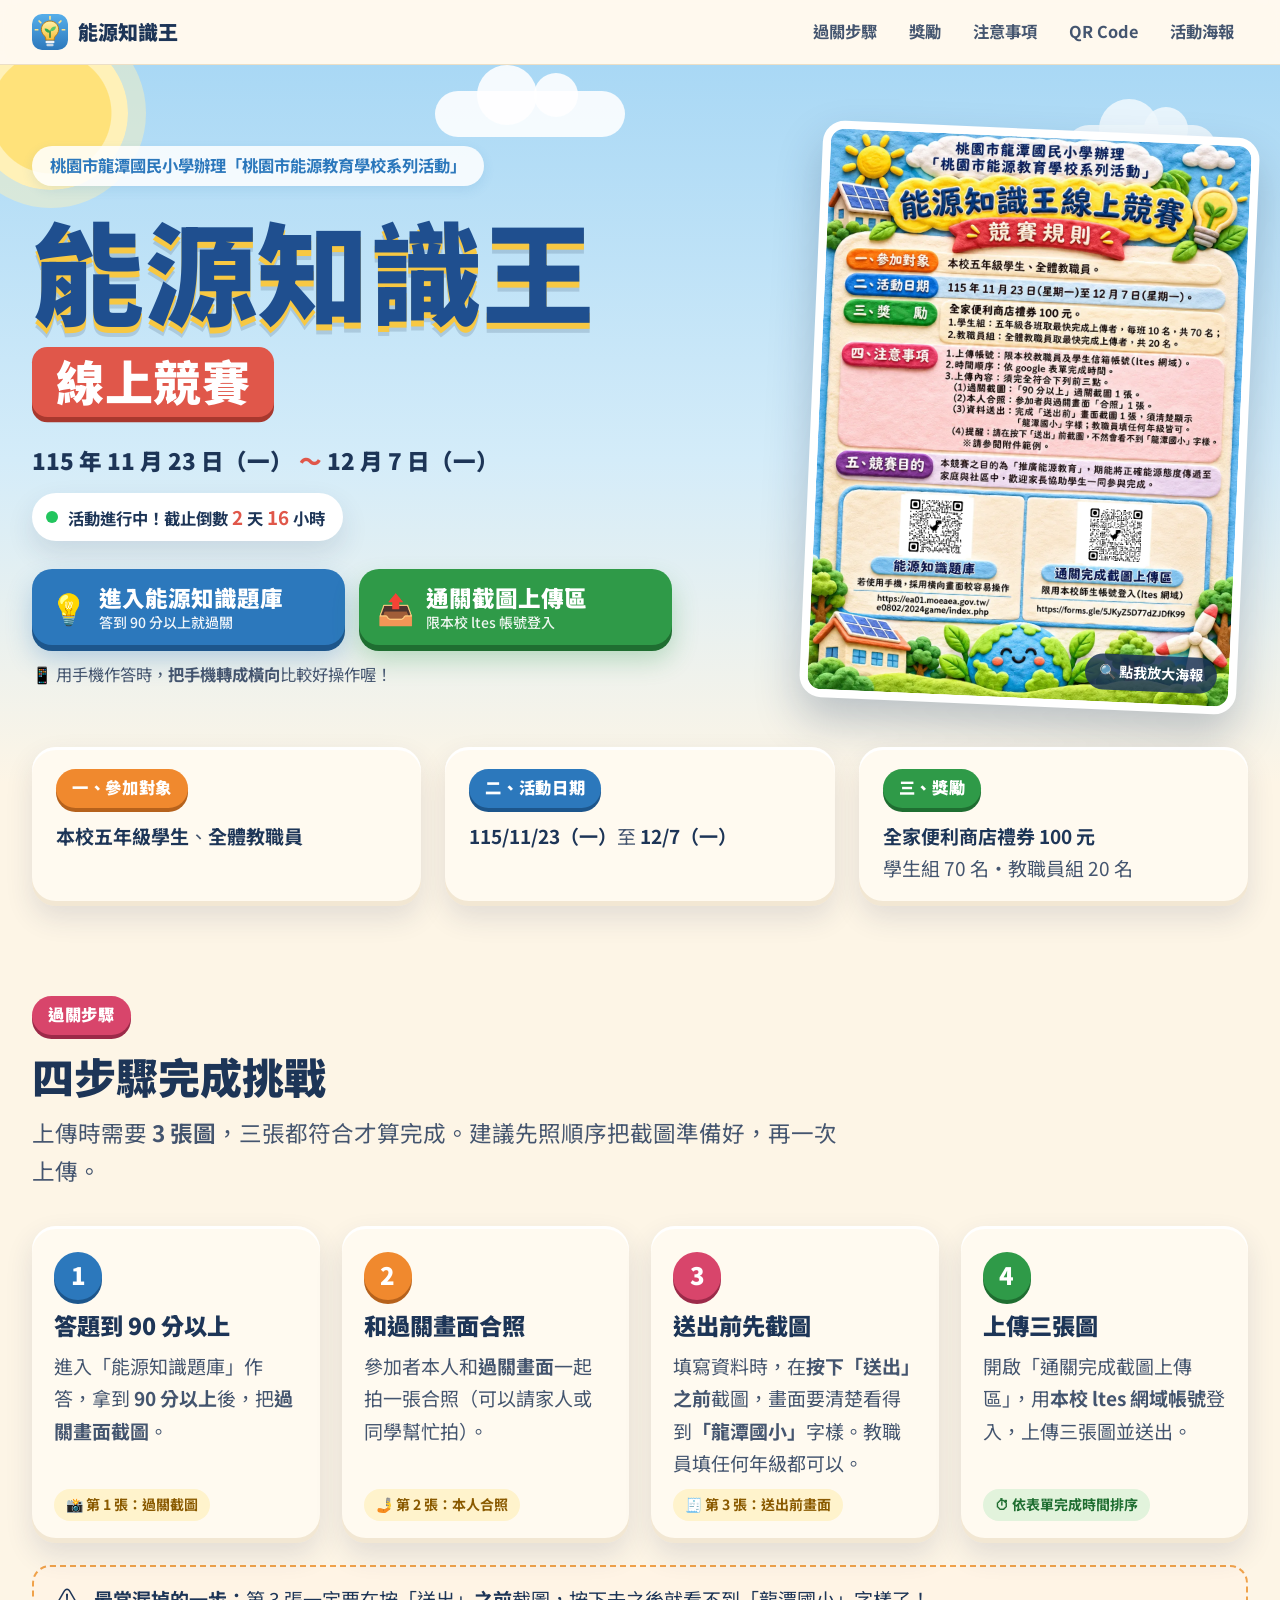
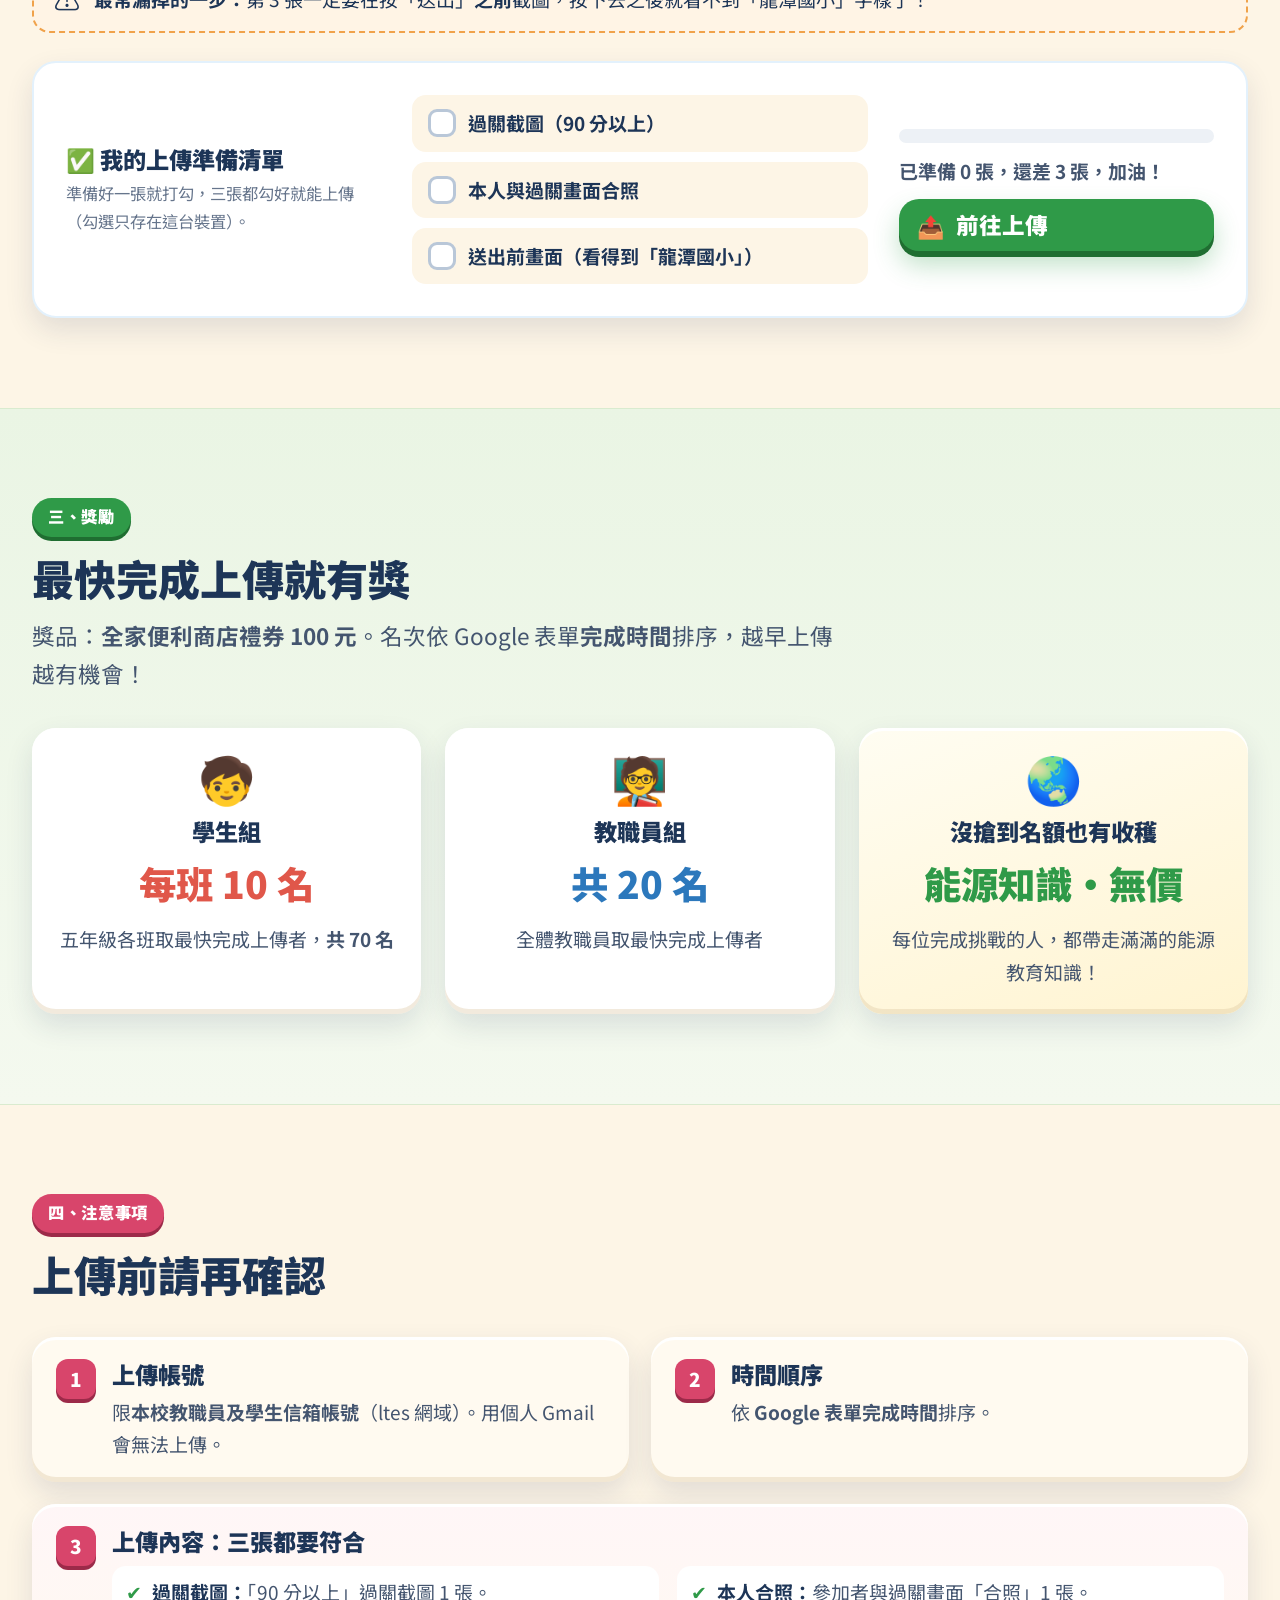
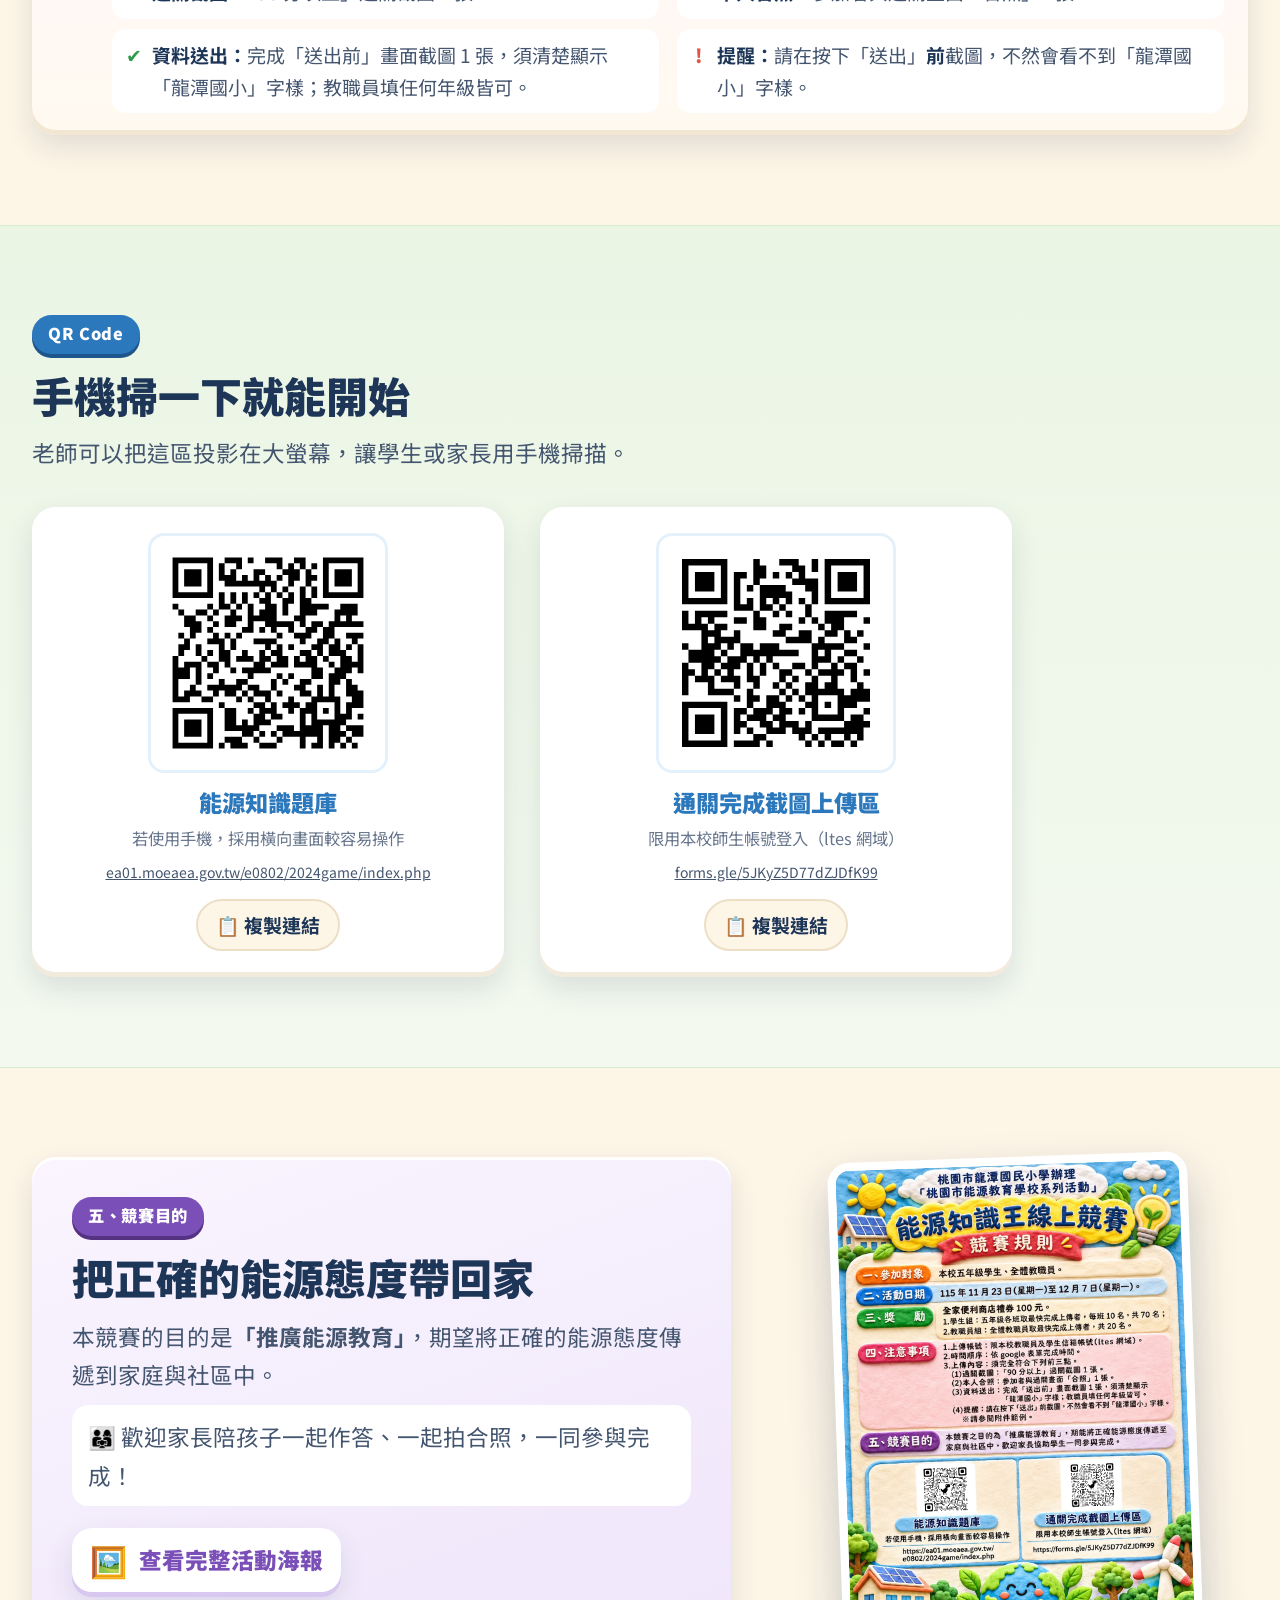
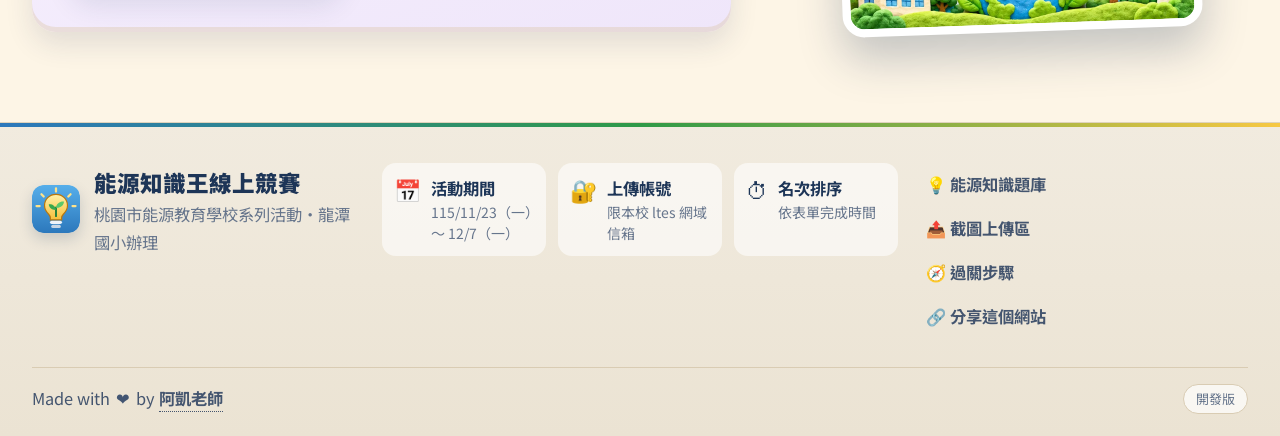
<file: index.html>
<!DOCTYPE html>
<html lang="zh-Hant-TW">
<head>
  <meta charset="UTF-8">
  <!-- 🛡️ App 內建瀏覽器防護：上傳表單要用學校 Google 帳號登入，Google 禁止在 LINE／FB 內建瀏覽器登入（403 disallowed_useragent） -->
  <!-- LINE → 自動帶 openExternalBrowser=1 跳系統瀏覽器；FB/IG/Messenger → Android 自動叫出 Chrome（只試一次）並顯示可關閉的引導；iPhone 只顯示引導 -->
  <script>
    (function () {
      var ua = navigator.userAgent || "";
      var isLine = /\bLine\//i.test(ua);
      var isOtherInApp = /FBAN|FBAV|FB_IAB|Instagram|Messenger|MicroMessenger|KAKAOTALK/i.test(ua);
      var isAndroid = /Android/i.test(ua);

      if (isLine && location.search.indexOf("openExternalBrowser=1") === -1) {
        var sep = location.search ? "&" : "?";
        location.replace(location.href.split("#")[0] + sep + "openExternalBrowser=1" + location.hash);
        return;
      }
      if (!isOtherInApp && !isLine) return;

      var chromeIntent = "";
      if (isAndroid) {
        var fallback = location.href.split("#")[0]
          + (location.search ? "&" : "?") + "iabEscape=1" + location.hash;
        chromeIntent = "intent://" + location.host + location.pathname + location.search + location.hash
          + "#Intent;scheme=" + location.protocol.replace(":", "")
          + ";package=com.android.chrome"
          + ";S.browser_fallback_url=" + encodeURIComponent(fallback) + ";end";
      }
      var autoJump = false;
      if (chromeIntent) {
        autoJump = location.search.indexOf("iabEscape=1") === -1;
        try { autoJump = autoJump && sessionStorage.getItem("iabEscapeTried") !== "1"; } catch (e) { /* 部分 App 不允許 */ }
      }

      document.addEventListener("DOMContentLoaded", function () {
        var d = document.createElement("div");
        d.id = "inapp-browser-guide";
        d.style.cssText = "position:fixed;inset:0;z-index:99999;background:rgba(15,23,42,.94);color:#fff;display:flex;align-items:center;justify-content:center;padding:24px;font-family:system-ui,'Microsoft JhengHei',sans-serif;";
        var chromeBtn = chromeIntent
          ? '<a id="inapp-open-chrome" href="' + chromeIntent.replace(/"/g, "&quot;") + '" style="display:block;margin:22px 0 4px;padding:14px 18px;border-radius:999px;background:#22c55e;color:#052e16;font-size:17px;font-weight:800;text-decoration:none;">用 Chrome 開啟</a>'
            + '<p style="font-size:13px;color:#94a3b8;margin:8px 0 18px;">按了沒反應，再照下面的方法</p>'
          : "";
        d.innerHTML = '<div style="max-width:420px;width:100%;box-sizing:border-box;text-align:center;background:#1e293b;border-radius:16px;padding:32px 26px;">'
          + '<div style="font-size:52px;">🌐</div>'
          + '<h4 style="font-weight:800;margin:14px 0 10px;font-size:20px;">請改用瀏覽器開啟</h4>'
          + '<p style="font-size:15px;line-height:1.8;color:#cbd5e1;margin:0;">您目前在 <b style="color:#fbbf24;">App 內建瀏覽器</b>（LINE／FB 等）中。<b>上傳表單要用學校 Google 帳號登入</b>，Google 禁止在這裡登入。</p>'
          + chromeBtn
          + '<p style="font-size:15px;line-height:1.8;color:#cbd5e1;margin:' + (chromeIntent ? "0" : "14px 0 0") + ';">請點右上／右下角「<b>⋯</b>」→ 選「<b style="color:#4ade80;">用預設瀏覽器開啟</b>」。</p>'
          + '<button type="button" id="inapp-guide-dismiss" onclick="this.parentNode.parentNode.remove()" style="margin-top:18px;background:transparent;border:1px solid #475569;color:#cbd5e1;border-radius:999px;padding:10px 18px;font-size:14px;">先看活動說明，稍後再換</button>'
          + '</div>';
        document.body.appendChild(d);
        if (autoJump) {
          try { sessionStorage.setItem("iabEscapeTried", "1"); } catch (e) { /* 部分 App 不允許 */ }
          setTimeout(function () { location.href = chromeIntent; }, 300);
        }
      });
    })();
  </script>
  <meta name="viewport" content="width=device-width, initial-scale=1, viewport-fit=cover">
  <title>能源知識王線上競賽｜桃園市能源教育學校系列活動</title>
  <meta name="description" content="桃園市龍潭國民小學辦理「能源知識王線上競賽」：115 年 11 月 23 日至 12 月 7 日，五年級學生與全體教職員進入能源知識題庫答到 90 分以上，上傳三張截圖，最快完成者可獲全家便利商店禮券 100 元。">
  <meta name="theme-color" content="#2c78bc">
  <meta name="build-version" content="__BUILD_VERSION__">

  <link rel="icon" href="favicon.ico?v=__BUILD_VERSION__" sizes="32x32">
  <link rel="icon" type="image/svg+xml" href="favicon.svg?v=__BUILD_VERSION__">
  <link rel="apple-touch-icon" href="apple-touch-icon.png?v=__BUILD_VERSION__">
  <link rel="manifest" href="manifest.webmanifest?v=__BUILD_VERSION__">
  <meta name="mobile-web-app-capable" content="yes">
  <meta name="apple-mobile-web-app-capable" content="yes">
  <meta name="apple-mobile-web-app-title" content="能源知識王">
  <meta name="apple-mobile-web-app-status-bar-style" content="default">

  <link rel="canonical" href="https://cagoooo.github.io/energy-knowledge-king/">
  <!-- Open Graph：LINE／Facebook 分享卡片（og:image 一定要絕對網址＋版本號，平台才會重抓新圖） -->
  <meta property="og:type" content="website">
  <meta property="og:site_name" content="能源知識王線上競賽">
  <meta property="og:locale" content="zh_TW">
  <meta property="og:url" content="https://cagoooo.github.io/energy-knowledge-king/">
  <meta property="og:title" content="能源知識王線上競賽｜答到 90 分就來挑戰！">
  <meta property="og:description" content="115/11/23（一）～12/7（一），五年級學生與全體教職員都能參加。答題 90 分以上、上傳三張截圖，最快完成者送全家禮券 100 元！">
  <meta property="og:image" content="https://cagoooo.github.io/energy-knowledge-king/og-image.jpg?v=__BUILD_VERSION__">
  <meta property="og:image:secure_url" content="https://cagoooo.github.io/energy-knowledge-king/og-image.jpg?v=__BUILD_VERSION__">
  <meta property="og:image:type" content="image/jpeg">
  <meta property="og:image:width" content="1200">
  <meta property="og:image:height" content="630">
  <meta property="og:image:alt" content="能源知識王線上競賽：115.11.23～12.7，答題 90 分以上、截圖合照、上傳表單，全家禮券 100 元">
  <meta name="twitter:card" content="summary_large_image">
  <meta name="twitter:title" content="能源知識王線上競賽｜答到 90 分就來挑戰！">
  <meta name="twitter:description" content="115/11/23（一）～12/7（一），答題 90 分以上、上傳三張截圖，最快完成者送全家禮券 100 元！">
  <meta name="twitter:image" content="https://cagoooo.github.io/energy-knowledge-king/og-image.jpg?v=__BUILD_VERSION__">
  <meta name="twitter:image:alt" content="能源知識王線上競賽分享圖">

  <link rel="preconnect" href="https://fonts.googleapis.com">
  <link rel="preconnect" href="https://fonts.gstatic.com" crossorigin>
  <link href="https://fonts.googleapis.com/css2?family=Noto+Sans+TC:wght@500;700;900&display=swap" rel="stylesheet">
  <link rel="stylesheet" href="css/style.css?v=__BUILD_VERSION__">
</head>
<body>
  <a class="skip-link" href="#main">跳到主要內容</a>

  <header class="topbar">
    <div class="wrap topbar__inner">
      <a class="brand" href="#top" aria-label="回到頁首">
        <img src="favicon.svg?v=__BUILD_VERSION__" alt="" width="36" height="36">
        <span>能源知識王</span>
      </a>
      <nav class="topnav" aria-label="頁面導覽">
        <a href="#steps">過關步驟</a>
        <a href="#prize">獎勵</a>
        <a href="#rules">注意事項</a>
        <a href="#qr">QR Code</a>
        <a href="#poster">活動海報</a>
      </nav>
    </div>
  </header>

  <main id="main">
    <!-- 主視覺 -->
    <section class="hero" id="top">
      <div class="sky" aria-hidden="true"><span class="sun"></span><span class="cloud c1"></span><span class="cloud c2"></span></div>
      <div class="wrap hero__grid">
        <div class="hero__text">
          <p class="hero__org">桃園市龍潭國民小學辦理<br class="br-sm">「桃園市能源教育學校系列活動」</p>
          <h1 class="hero__title"><span class="t1">能源知識王</span><span class="t2">線上競賽</span></h1>
          <p class="hero__date"><span>115 年 11 月 23 日（一）</span><span><span class="tilde">～</span> 12 月 7 日（一）</span></p>

          <div class="status" id="status" aria-live="polite">
            <span class="status__dot" aria-hidden="true"></span>
            <span class="status__text" id="statusText">活動期間：115/11/23（一）～ 12/7（一）</span>
          </div>

          <div class="cta">
            <a class="btn btn--quiz" href="https://ea01.moeaea.gov.tw/e0802/2024game/index.php" target="_blank" rel="noopener noreferrer">
              <span class="btn__icon" aria-hidden="true">💡</span>
              <span class="btn__label"><b>進入能源知識題庫</b><small>答到 90 分以上就過關</small></span>
            </a>
            <a class="btn btn--upload js-form-link" href="https://forms.gle/5JKyZ5D77dZJDfK99" target="_blank" rel="noopener noreferrer">
              <span class="btn__icon" aria-hidden="true">📤</span>
              <span class="btn__label"><b>通關截圖上傳區</b><small>限本校 ltes 帳號登入</small></span>
            </a>
          </div>
          <p class="hero__tip"><span aria-hidden="true">📱</span> 用手機作答時，<b>把手機轉成橫向</b>比較好操作喔！</p>
        </div>

        <figure class="hero__poster">
          <button type="button" class="poster-btn js-open-poster" aria-label="放大查看活動海報">
            <img src="assets/poster.webp" alt="能源知識王線上競賽活動海報" width="1086" height="1448" fetchpriority="high">
            <span class="poster-btn__zoom">🔍 點我放大海報</span>
          </button>
        </figure>
      </div>
    </section>

    <!-- 重點三格 -->
    <section class="facts wrap" aria-label="活動重點">
      <article class="fact fact--orange">
        <span class="tag">一、參加對象</span>
        <p><b>本校五年級學生</b>、<b>全體教職員</b></p>
      </article>
      <article class="fact fact--blue">
        <span class="tag">二、活動日期</span>
        <p><b>115/11/23（一）</b>至 <b>12/7（一）</b></p>
      </article>
      <article class="fact fact--green">
        <span class="tag">三、獎勵</span>
        <p><b>全家便利商店禮券 100 元</b><br>學生組 70 名・教職員組 20 名</p>
      </article>
    </section>

    <!-- 過關步驟 -->
    <section class="section wrap" id="steps">
      <div class="section__head">
        <span class="tag tag--pink">過關步驟</span>
        <h2>四步驟完成挑戰</h2>
        <p class="lead">上傳時需要 <b>3 張圖</b>，三張都符合才算完成。建議先照順序把截圖準備好，再一次上傳。</p>
      </div>
      <ol class="steps">
        <li class="step">
          <span class="step__no">1</span>
          <h3>答題到 90 分以上</h3>
          <p>進入「能源知識題庫」作答，拿到 <b>90 分以上</b>後，把<b>過關畫面截圖</b>。</p>
          <span class="step__need">📸 第 1 張：過關截圖</span>
        </li>
        <li class="step">
          <span class="step__no">2</span>
          <h3>和過關畫面合照</h3>
          <p>參加者本人和<b>過關畫面</b>一起拍一張合照（可以請家人或同學幫忙拍）。</p>
          <span class="step__need">🤳 第 2 張：本人合照</span>
        </li>
        <li class="step">
          <span class="step__no">3</span>
          <h3>送出前先截圖</h3>
          <p>填寫資料時，在<b>按下「送出」之前</b>截圖，畫面要清楚看得到<b>「龍潭國小」</b>字樣。教職員填任何年級都可以。</p>
          <span class="step__need">🧾 第 3 張：送出前畫面</span>
        </li>
        <li class="step step--upload">
          <span class="step__no">4</span>
          <h3>上傳三張圖</h3>
          <p>開啟「通關完成截圖上傳區」，用<b>本校 ltes 網域帳號</b>登入，上傳三張圖並送出。</p>
          <span class="step__need">⏱ 依表單完成時間排序</span>
        </li>
      </ol>

      <div class="warn">
        <span class="warn__icon" aria-hidden="true">⚠️</span>
        <p><b>最常漏掉的一步：</b>第 3 張一定要在按「送出」<b>之前</b>截圖，按下去之後就看不到「龍潭國小」字樣了！</p>
      </div>

      <!-- 互動準備清單 -->
      <div class="checklist" id="checklist">
        <div class="checklist__head">
          <h3>✅ 我的上傳準備清單</h3>
          <p>準備好一張就打勾，三張都勾好就能上傳（勾選只存在這台裝置）。</p>
        </div>
        <div class="checklist__items">
          <label class="check"><input type="checkbox" data-key="pass"><span class="check__box" aria-hidden="true"></span><span>過關截圖（90 分以上）</span></label>
          <label class="check"><input type="checkbox" data-key="photo"><span class="check__box" aria-hidden="true"></span><span>本人與過關畫面合照</span></label>
          <label class="check"><input type="checkbox" data-key="submit"><span class="check__box" aria-hidden="true"></span><span>送出前畫面（看得到「龍潭國小」）</span></label>
        </div>
        <div class="checklist__foot">
          <div class="meter" role="progressbar" aria-valuemin="0" aria-valuemax="3" aria-valuenow="0" aria-label="已準備張數"><span class="meter__bar" id="meterBar"></span></div>
          <p class="checklist__msg" id="checkMsg">還差 3 張，加油！</p>
          <a class="btn btn--upload btn--sm js-form-link" id="checkUpload" href="https://forms.gle/5JKyZ5D77dZJDfK99" target="_blank" rel="noopener noreferrer">
            <span class="btn__icon" aria-hidden="true">📤</span><span class="btn__label"><b>前往上傳</b></span>
          </a>
        </div>
      </div>
    </section>

    <!-- 獎勵 -->
    <section class="section section--tint" id="prize">
      <div class="wrap">
        <div class="section__head">
          <span class="tag tag--green">三、獎勵</span>
          <h2>最快完成上傳就有獎</h2>
          <p class="lead">獎品：<b>全家便利商店禮券 100 元</b>。名次依 Google 表單<b>完成時間</b>排序，越早上傳越有機會！</p>
        </div>
        <div class="prizes">
          <article class="prize prize--student">
            <span class="prize__emoji" aria-hidden="true">🧒</span>
            <h3>學生組</h3>
            <p class="prize__big">每班 10 名</p>
            <p>五年級各班取最快完成上傳者，<b>共 70 名</b></p>
          </article>
          <article class="prize prize--staff">
            <span class="prize__emoji" aria-hidden="true">🧑‍🏫</span>
            <h3>教職員組</h3>
            <p class="prize__big">共 20 名</p>
            <p>全體教職員取最快完成上傳者</p>
          </article>
          <article class="prize prize--bonus">
            <span class="prize__emoji" aria-hidden="true">🌏</span>
            <h3>沒搶到名額也有收穫</h3>
            <p class="prize__big">能源知識・無價</p>
            <p>每位完成挑戰的人，都帶走滿滿的能源教育知識！</p>
          </article>
        </div>
      </div>
    </section>

    <!-- 注意事項 -->
    <section class="section wrap" id="rules">
      <div class="section__head">
        <span class="tag tag--pink">四、注意事項</span>
        <h2>上傳前請再確認</h2>
      </div>
      <div class="rules">
        <article class="rule">
          <span class="rule__no">1</span>
          <div><h3>上傳帳號</h3><p>限<b>本校教職員及學生信箱帳號</b>（ltes 網域）。用個人 Gmail 會無法上傳。</p></div>
        </article>
        <article class="rule">
          <span class="rule__no">2</span>
          <div><h3>時間順序</h3><p>依 <b>Google 表單完成時間</b>排序。</p></div>
        </article>
        <article class="rule rule--wide">
          <span class="rule__no">3</span>
          <div>
            <h3>上傳內容：三張都要符合</h3>
            <ul class="need-list">
              <li><b>過關截圖：</b>「90 分以上」過關截圖 1 張。</li>
              <li><b>本人合照：</b>參加者與過關畫面「合照」1 張。</li>
              <li><b>資料送出：</b>完成「送出前」畫面截圖 1 張，須清楚顯示「龍潭國小」字樣；教職員填任何年級皆可。</li>
              <li><b>提醒：</b>請在按下「送出」<b>前</b>截圖，不然會看不到「龍潭國小」字樣。</li>
            </ul>
          </div>
        </article>
      </div>
    </section>

    <!-- QR Code -->
    <section class="section section--tint" id="qr">
      <div class="wrap">
        <div class="section__head">
          <span class="tag tag--blue">QR Code</span>
          <h2>手機掃一下就能開始</h2>
          <p class="lead">老師可以把這區投影在大螢幕，讓學生或家長用手機掃描。</p>
        </div>
        <div class="qrs">
          <article class="qr">
            <img src="assets/qr-quiz.svg" alt="能源知識題庫 QR Code" width="220" height="220">
            <h3>能源知識題庫</h3>
            <p>若使用手機，採用橫向畫面較容易操作</p>
            <a class="qr__url" href="https://ea01.moeaea.gov.tw/e0802/2024game/index.php" target="_blank" rel="noopener noreferrer">ea01.moeaea.gov.tw/e0802/2024game/index.php</a>
            <button type="button" class="copy-btn" data-copy="https://ea01.moeaea.gov.tw/e0802/2024game/index.php">📋 複製連結</button>
          </article>
          <article class="qr">
            <img src="assets/qr-form.svg" alt="通關完成截圖上傳區 QR Code" width="220" height="220">
            <h3>通關完成截圖上傳區</h3>
            <p>限用本校師生帳號登入（ltes 網域）</p>
            <a class="qr__url js-form-link" href="https://forms.gle/5JKyZ5D77dZJDfK99" target="_blank" rel="noopener noreferrer">forms.gle/5JKyZ5D77dZJDfK99</a>
            <button type="button" class="copy-btn" data-copy="https://forms.gle/5JKyZ5D77dZJDfK99">📋 複製連結</button>
          </article>
        </div>
      </div>
    </section>

    <!-- 競賽目的＋海報 -->
    <section class="section wrap purpose-grid" id="poster">
      <article class="purpose">
        <span class="tag tag--purple">五、競賽目的</span>
        <h2>把正確的能源態度帶回家</h2>
        <p>本競賽的目的是<b>「推廣能源教育」</b>，期望將正確的能源態度傳遞到家庭與社區中。</p>
        <p class="purpose__family">👨‍👩‍👧 歡迎家長陪孩子一起作答、一起拍合照，一同參與完成！</p>
        <button type="button" class="btn btn--ghost js-open-poster"><span class="btn__icon" aria-hidden="true">🖼️</span><span class="btn__label"><b>查看完整活動海報</b></span></button>
      </article>
      <figure class="poster-thumb">
        <button type="button" class="poster-btn js-open-poster" aria-label="放大查看活動海報">
          <img src="assets/poster.webp" alt="" width="1086" height="1448" loading="lazy">
        </button>
      </figure>
    </section>
  </main>

  <footer class="site-footer">
    <div class="wrap footer-inner">
      <div class="footer-brand">
        <img src="favicon.svg?v=__BUILD_VERSION__" alt="" width="48" height="48">
        <div><strong>能源知識王線上競賽</strong><span>桃園市能源教育學校系列活動・龍潭國小辦理</span></div>
      </div>
      <ul class="footer-points">
        <li><span class="fp-icon" aria-hidden="true">📅</span><div><strong>活動期間</strong><small>115/11/23（一）～ 12/7（一）</small></div></li>
        <li><span class="fp-icon" aria-hidden="true">🔐</span><div><strong>上傳帳號</strong><small>限本校 ltes 網域信箱</small></div></li>
        <li><span class="fp-icon" aria-hidden="true">⏱</span><div><strong>名次排序</strong><small>依表單完成時間</small></div></li>
      </ul>
      <nav class="footer-links" aria-label="快速連結">
        <a class="footer-link" href="https://ea01.moeaea.gov.tw/e0802/2024game/index.php" target="_blank" rel="noopener noreferrer">💡 能源知識題庫</a>
        <a class="footer-link js-form-link" href="https://forms.gle/5JKyZ5D77dZJDfK99" target="_blank" rel="noopener noreferrer">📤 截圖上傳區</a>
        <a class="footer-link" href="#steps">🧭 過關步驟</a>
        <button type="button" class="footer-link js-share">🔗 分享這個網站</button>
      </nav>
    </div>
    <div class="wrap footer-bottom">
      <p class="site-credit">Made with <span class="site-credit__heart" aria-label="愛心">❤️</span> by
        <a href="https://cagoooo.github.io/Akai/" target="_blank" rel="noopener noreferrer" class="site-credit__author">阿凱老師</a></p>
      <p class="version-tag" id="versionTag">版本 __BUILD_VERSION__</p>
    </div>
  </footer>

  <!-- 手機底部快捷列 -->
  <div class="dock" aria-label="快速操作">
    <a class="dock__btn dock__btn--quiz" href="https://ea01.moeaea.gov.tw/e0802/2024game/index.php" target="_blank" rel="noopener noreferrer">💡 去答題</a>
    <a class="dock__btn dock__btn--upload js-form-link" href="https://forms.gle/5JKyZ5D77dZJDfK99" target="_blank" rel="noopener noreferrer">📤 上傳截圖</a>
  </div>

  <!-- 海報放大檢視 -->
  <dialog class="lightbox" id="lightbox" aria-label="活動海報">
    <div class="lightbox__bar">
      <span>活動海報（可雙指放大）</span>
      <button type="button" class="lightbox__close" id="lightboxClose" aria-label="關閉">✕</button>
    </div>
    <div class="lightbox__body"><img src="assets/poster.webp" alt="能源知識王線上競賽活動海報完整內容" width="1086" height="1448" loading="lazy"></div>
  </dialog>

  <div class="toast" id="toast" role="status" aria-live="polite"></div>

  <script src="js/app.js?v=__BUILD_VERSION__" defer></script>
  <script src="js/sw-register.js?v=__BUILD_VERSION__" defer></script>
</body>
</html>
</file>
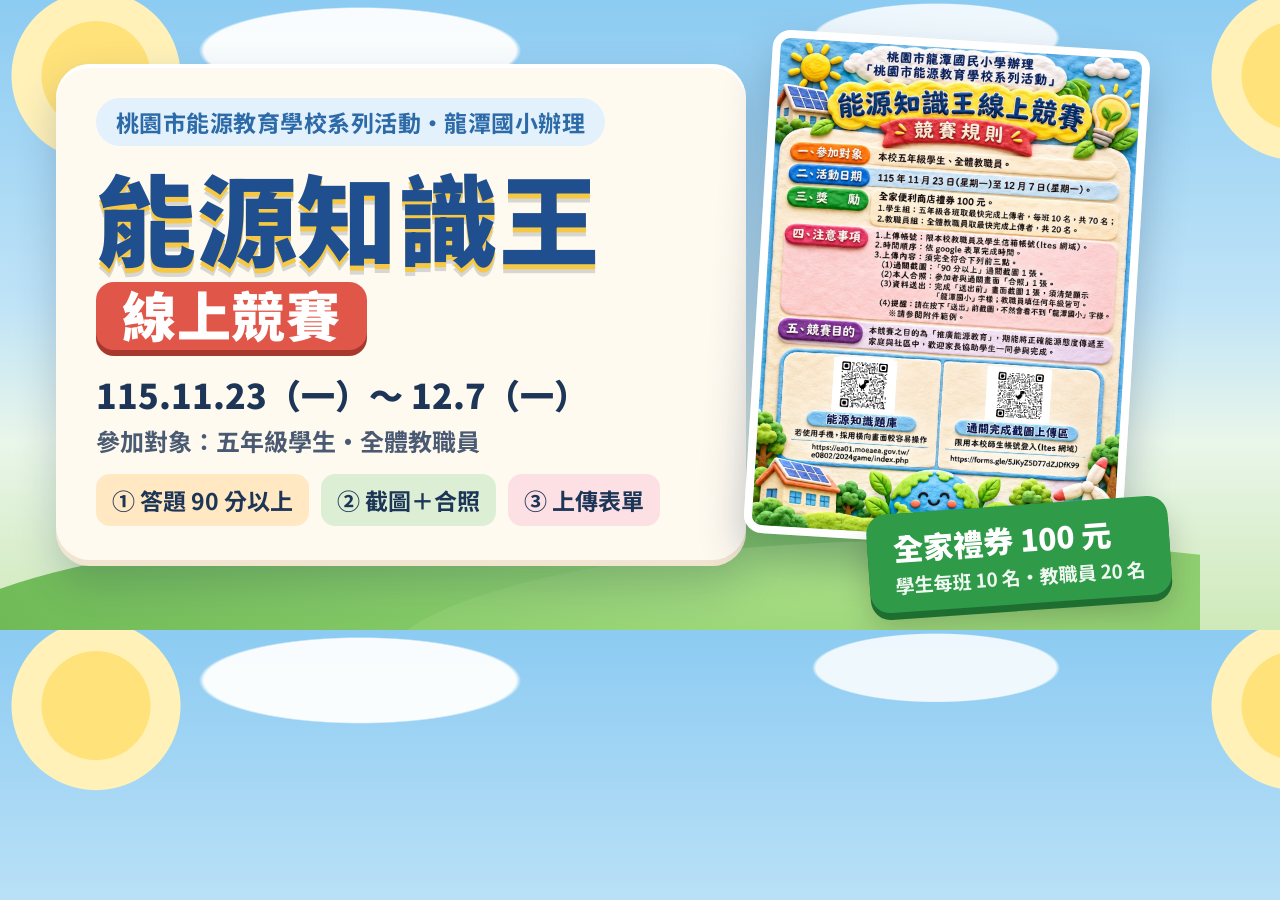
<file: scripts/og.html>
<!DOCTYPE html>
<html lang="zh-Hant-TW">
<head>
<meta charset="UTF-8">
<link rel="preconnect" href="https://fonts.googleapis.com">
<link rel="preconnect" href="https://fonts.gstatic.com" crossorigin>
<link href="https://fonts.googleapis.com/css2?family=Noto+Sans+TC:wght@500;700;900&display=block" rel="stylesheet">
<style>
  * { box-sizing: border-box; margin: 0; padding: 0; }
  html, body { width: 1200px; height: 630px; overflow: hidden; }
  body {
    font-family: 'Noto Sans TC', 'Microsoft JhengHei', sans-serif;
    position: relative;
    background:
      radial-gradient(circle at 8% 12%, #ffe27a 0 54px, #fff1b8 55px 84px, transparent 85px),
      radial-gradient(ellipse 260px 70px at 30% 8%, rgba(255,255,255,.95) 60%, transparent 62%),
      radial-gradient(ellipse 200px 56px at 78% 6%, rgba(255,255,255,.85) 60%, transparent 62%),
      linear-gradient(180deg, #8ccbf2 0%, #bfe3f7 48%, #e9f6ea 70%, #cfe9b9 100%);
    color: #1d3557;
  }
  .hill { position: absolute; left: -80px; right: -80px; bottom: -150px; height: 260px; border-radius: 50%;
    background: radial-gradient(ellipse at 50% 20%, #8fd16f, #5fae4b); }
  .hill.b { left: 380px; right: -300px; bottom: -170px; background: radial-gradient(ellipse at 40% 20%, #a6dc83, #6dbb55); }
  .card {
    position: absolute; left: 56px; top: 64px; width: 690px; height: 502px;
    background: #fffaf0; border-radius: 34px; padding: 34px 40px 30px;
    box-shadow: 0 18px 40px rgba(29,53,87,.22), inset 0 -6px 0 rgba(214,190,150,.35), inset 0 4px 0 #fff;
  }
  .org { display: inline-block; font-weight: 700; font-size: 23px; color: #2c6aa8;
    background: #e3f1fc; border-radius: 999px; padding: 7px 20px; letter-spacing: .02em; }
  h1 { margin-top: 18px; line-height: 1.04; font-weight: 900; letter-spacing: .02em; }
  h1 .l1 { display: block; font-size: 100px; color: #1f4f8f;
    text-shadow: 0 5px 0 #f7c843, 0 9px 0 rgba(29,53,87,.18); }
  h1 .l2 { display: inline-block; margin-top: 14px; font-size: 54px; color: #fff; background: #e0574a;
    padding: 4px 26px 8px; border-radius: 18px; box-shadow: 0 6px 0 #a8382e; }
  .date { margin-top: 20px; font-size: 34px; font-weight: 900; color: #1d3557; }
  .who { margin-top: 4px; font-size: 24px; font-weight: 700; color: #4a5a72; }
  .steps { display: flex; gap: 12px; margin-top: 16px; }
  .steps span { font-size: 23px; font-weight: 700; padding: 9px 16px; border-radius: 14px; color: #1d3557; }
  .s1 { background: #ffe8c2; } .s2 { background: #dcefd5; } .s3 { background: #fde0e4; }
  .poster {
    position: absolute; right: 64px; top: 40px; width: 378px; height: 504px; border-radius: 18px; overflow: hidden;
    transform: rotate(3.5deg); border: 8px solid #fff;
    box-shadow: 0 22px 44px rgba(29,53,87,.30);
  }
  .poster img { width: 100%; height: 100%; object-fit: cover; object-position: top; display: block; }
  .prize {
    position: absolute; right: 30px; bottom: 26px; transform: rotate(-4deg);
    background: #2f9a48; color: #fff; font-weight: 900; font-size: 30px; padding: 12px 26px 14px; border-radius: 20px;
    box-shadow: 0 7px 0 #1f6e31, 0 16px 30px rgba(0,0,0,.18);
  }
  .prize small { display: block; font-size: 19px; font-weight: 700; opacity: .92; margin-top: 2px; }
</style>
</head>
<body>
  <div class="hill"></div><div class="hill b"></div>
  <div class="card">
    <span class="org">桃園市能源教育學校系列活動・龍潭國小辦理</span>
    <h1><span class="l1">能源知識王</span><span class="l2">線上競賽</span></h1>
    <p class="date">115.11.23（一）～ 12.7（一）</p>
    <p class="who">參加對象：五年級學生・全體教職員</p>
    <div class="steps"><span class="s1">① 答題 90 分以上</span><span class="s2">② 截圖＋合照</span><span class="s3">③ 上傳表單</span></div>
  </div>
  <div class="poster"><img src="../assets/poster.webp" alt=""></div>
  <div class="prize">全家禮券 100 元<small>學生每班 10 名・教職員 20 名</small></div>
</body>
</html>
</file>
<file: css/style.css>
/* 能源知識王線上競賽：海報的黏土／毛氈風，暖米色底＋天空藍、草地綠、太陽黃 */
:root {
  --ink: #1d3557;
  --ink-2: #44556f;
  --muted: #66758c;
  --paper: #fffaf0;
  --bg: #fdf5e6;
  --line: #ecdfc6;
  --sky: #2c78bc;
  --sky-2: #56aeea;
  --sky-soft: #e3f1fc;
  --green: #2f9a48;
  --green-2: #1f6e31;
  --green-soft: #e2f3dc;
  --sun: #f7c843;
  --sun-soft: #fff3cc;
  --coral: #e0574a;
  --coral-2: #a8382e;
  --pink-soft: #fde3e6;
  --orange: #f0892e;
  --purple: #7b4fb8;
  --purple-soft: #efe6fa;

  --wrap: min(1240px, 100% - clamp(28px, 5vw, 72px));
  --radius: 24px;
  --shadow: 0 12px 28px rgba(29, 53, 87, .12);
  --clay: 0 12px 28px rgba(29, 53, 87, .12), inset 0 -5px 0 rgba(214, 190, 150, .32), inset 0 3px 0 #fff;

  --fs-sm: clamp(15px, .9rem + .15vw, 17px);
  --fs-base: clamp(16px, .95rem + .3vw, 19px);
  --fs-lg: clamp(18px, 1.05rem + .45vw, 23px);
  --fs-h2: clamp(26px, 1.4rem + 1.6vw, 42px);
  --fs-h3: clamp(19px, 1.05rem + .5vw, 24px);
  --dock-h: 0px;
}

*, *::before, *::after { box-sizing: border-box; }
html { scroll-behavior: smooth; -webkit-text-size-adjust: 100%; scroll-padding-top: 84px; }
body {
  margin: 0;
  font-family: 'Noto Sans TC', 'Microsoft JhengHei', 'PingFang TC', system-ui, sans-serif;
  font-size: var(--fs-base);
  line-height: 1.7;
  color: var(--ink);
  background: var(--bg);
  overflow-x: hidden;
}
img { max-width: 100%; height: auto; display: block; }
a { color: var(--sky); }
b, strong { font-weight: 700; }
h1, h2, h3 { line-height: 1.3; margin: 0; text-wrap: balance; }
p { margin: 0; }
button { font: inherit; color: inherit; }
:focus-visible { outline: 3px solid var(--sky); outline-offset: 3px; border-radius: 8px; }

.wrap { width: var(--wrap); margin-inline: auto; }
.skip-link { position: absolute; left: -9999px; top: 8px; background: #fff; padding: 8px 14px; border-radius: 8px; z-index: 100; }
.skip-link:focus { left: 8px; }
.br-sm { display: none; }

/* ---------- 頂部列 ---------- */
.topbar {
  position: sticky; top: 0; z-index: 40;
  background: rgba(255, 250, 240, .9);
  backdrop-filter: saturate(1.4) blur(10px);
  -webkit-backdrop-filter: saturate(1.4) blur(10px);
  border-bottom: 1px solid var(--line);
}
.topbar__inner { display: flex; align-items: center; justify-content: space-between; gap: 16px; min-height: 64px; }
.brand { display: flex; align-items: center; gap: 10px; min-height: 44px; text-decoration: none; color: var(--ink); font-weight: 900; font-size: 20px; }
.brand img { border-radius: 10px; }
.topnav { display: flex; gap: 4px; }
.topnav a {
  text-decoration: none; color: var(--ink-2); font-weight: 700; font-size: var(--fs-sm);
  padding: 8px 14px; border-radius: 999px; transition: background .2s, color .2s;
}
.topnav a:hover { background: var(--sky-soft); color: var(--sky); }

/* ---------- 主視覺 ---------- */
.hero { position: relative; overflow: hidden; padding: clamp(28px, 5vw, 64px) 0 clamp(36px, 6vw, 80px);
  background: linear-gradient(180deg, #a9d8f5 0%, #d4ecf9 55%, var(--bg) 100%); }
.sky { position: absolute; inset: 0; pointer-events: none; }
.sun { position: absolute; width: clamp(90px, 12vw, 170px); aspect-ratio: 1; left: -2%; top: -4%; border-radius: 50%;
  background: radial-gradient(circle, #ffe27a 0 55%, #fff1b8 56% 100%);
  box-shadow: 0 0 0 18px rgba(255, 241, 184, .45); }
.cloud { position: absolute; height: 46px; border-radius: 999px; background: rgba(255, 255, 255, .88); }
.cloud::before, .cloud::after { content: ""; position: absolute; background: inherit; border-radius: 50%; }
.cloud::before { width: 60px; height: 60px; left: 22%; top: -26px; }
.cloud::after { width: 44px; height: 44px; left: 52%; top: -18px; }
.c1 { width: 190px; left: 34%; top: 26px; }
.c2 { width: 150px; right: 5%; top: 60px; opacity: .8; }

.hero__grid { position: relative; display: grid; grid-template-columns: minmax(0, 1.25fr) minmax(0, .75fr); gap: clamp(24px, 4vw, 64px); align-items: center; }
.hero__org {
  display: inline-block; font-weight: 700; font-size: var(--fs-sm); color: var(--sky);
  background: rgba(255, 255, 255, .85); border-radius: 999px; padding: 6px 18px; box-shadow: 0 4px 12px rgba(44, 120, 188, .12);
}
.hero__title { margin-top: clamp(14px, 2vw, 22px); font-weight: 900; letter-spacing: .02em; }
.hero__title .t1 {
  display: block; font-size: clamp(44px, 2.2rem + 6vw, 116px); line-height: 1.08; color: #1f4f8f;
  text-shadow: 0 .05em 0 var(--sun), 0 .09em 0 rgba(29, 53, 87, .16);
}
.hero__title .t2 {
  display: inline-block; margin-top: clamp(10px, 1.4vw, 18px); font-size: clamp(26px, 1.4rem + 2vw, 54px); color: #fff;
  background: var(--coral); padding: .04em .5em .12em; border-radius: .32em; box-shadow: 0 .11em 0 var(--coral-2);
}
.hero__date { margin-top: clamp(16px, 2vw, 24px); font-size: var(--fs-lg); font-weight: 900; display: flex; flex-wrap: wrap; column-gap: 6px; }
.hero__date .tilde { color: var(--coral); }

.status {
  margin-top: 14px; display: inline-flex; align-items: center; gap: 10px; padding: 8px 18px 8px 14px;
  background: #fff; border-radius: 999px; font-weight: 700; font-size: var(--fs-sm); box-shadow: var(--shadow);
}
.status__dot { width: 12px; height: 12px; border-radius: 50%; background: var(--muted); flex: none; }
.status[data-state="live"] .status__dot { background: #22c55e; box-shadow: 0 0 0 0 rgba(34, 197, 94, .5); animation: pulse 1.8s infinite; }
.status[data-state="soon"] .status__dot { background: var(--sun); }
.status[data-state="ended"] .status__dot { background: #94a3b8; }
.status b { color: var(--coral); font-size: 1.15em; }
@keyframes pulse { 70% { box-shadow: 0 0 0 10px rgba(34, 197, 94, 0); } 100% { box-shadow: 0 0 0 0 rgba(34, 197, 94, 0); } }

.cta { margin-top: clamp(18px, 2.4vw, 28px); display: grid; grid-template-columns: repeat(2, minmax(0, 1fr)); gap: 14px; max-width: 640px; }
.btn {
  display: flex; align-items: center; gap: 12px; text-decoration: none; border: 0; cursor: pointer;
  padding: 14px 18px; border-radius: 20px; color: #fff; text-align: left; min-height: 64px;
  transition: transform .15s, box-shadow .15s, filter .2s;
}
.btn:hover { transform: translateY(-2px); filter: saturate(1.1); }
.btn:active { transform: translateY(3px); }
.btn__icon { font-size: 30px; line-height: 1; flex: none; }
.btn__label { display: flex; flex-direction: column; line-height: 1.3; min-width: 0; }
.btn__label b { font-size: var(--fs-lg); font-weight: 900; }
.btn__label small { font-size: 14px; opacity: .92; font-weight: 500; }
.btn--quiz { background: var(--sky); box-shadow: 0 6px 0 #1d568c, 0 14px 26px rgba(44, 120, 188, .3); }
.btn--quiz:active { box-shadow: 0 3px 0 #1d568c; }
.btn--upload { background: var(--green); box-shadow: 0 6px 0 var(--green-2), 0 14px 26px rgba(47, 154, 72, .3); }
.btn--upload:active { box-shadow: 0 3px 0 var(--green-2); }
.btn--ghost { background: #fff; color: var(--purple); box-shadow: 0 5px 0 #d8c8ef, var(--shadow); margin-top: 22px; display: inline-flex; }
.btn--sm { min-height: 52px; padding: 10px 18px; }
.btn--sm .btn__icon { font-size: 22px; }
.hero__tip { margin-top: 16px; font-size: var(--fs-sm); color: var(--ink-2); }

.hero__poster { margin: 0; justify-self: center; width: min(100%, 440px); }
.poster-btn { display: block; position: relative; padding: 0; border: 8px solid #fff; border-radius: 22px; background: #fff; cursor: zoom-in;
  box-shadow: 0 22px 44px rgba(29, 53, 87, .25); transform: rotate(2.5deg); transition: transform .3s; overflow: hidden; width: 100%; }
.poster-btn:hover { transform: rotate(0deg) scale(1.01); }
.poster-btn img { border-radius: 12px; width: 100%; }
.poster-btn__zoom { position: absolute; right: 12px; bottom: 12px; background: rgba(29, 53, 87, .85); color: #fff; font-weight: 700; font-size: 14px; padding: 6px 14px; border-radius: 999px; }

/* ---------- 重點三格 ---------- */
.facts { position: relative; z-index: 2; margin-top: clamp(-36px, -3vw, -20px); display: grid; grid-template-columns: repeat(3, minmax(0, 1fr)); gap: clamp(14px, 2vw, 24px); }
.fact { background: var(--paper); border-radius: var(--radius); padding: 22px 24px; box-shadow: var(--clay); }
.fact p { margin-top: 12px; font-size: var(--fs-base); color: var(--ink-2); }
.fact p b { color: var(--ink); }
.tag { display: inline-block; font-weight: 900; font-size: var(--fs-sm); color: #fff; padding: 5px 16px 6px; border-radius: 999px; letter-spacing: .04em; }
.fact--orange .tag, .tag--orange { background: var(--orange); box-shadow: 0 4px 0 #b6621c; }
.fact--blue .tag, .tag--blue { background: var(--sky); box-shadow: 0 4px 0 #1d568c; }
.fact--green .tag, .tag--green { background: var(--green); box-shadow: 0 4px 0 var(--green-2); }
.tag--pink { background: #d8456b; box-shadow: 0 4px 0 #9c2a49; }
.tag--purple { background: var(--purple); box-shadow: 0 4px 0 #563283; }

/* ---------- 區塊通用 ---------- */
.section { padding: clamp(48px, 7vw, 96px) 0 0; }
.section--tint { margin-top: clamp(48px, 7vw, 96px); padding-bottom: clamp(48px, 7vw, 96px);
  background: linear-gradient(180deg, #eaf5e4, #f4f9ef); border-block: 1px solid #d9ebcf; }
.section__head { max-width: 820px; margin-bottom: clamp(22px, 3vw, 36px); }
.section__head h2 { margin-top: 14px; font-size: var(--fs-h2); font-weight: 900; }
.lead { margin-top: 10px; font-size: var(--fs-lg); color: var(--ink-2); }

/* 步驟 */
.steps { list-style: none; margin: 0; padding: 0; display: grid; grid-template-columns: repeat(4, minmax(0, 1fr)); gap: clamp(14px, 1.8vw, 22px); counter-reset: s; }
.step { position: relative; background: var(--paper); border-radius: var(--radius); padding: 26px 22px 22px; box-shadow: var(--clay); display: flex; flex-direction: column; gap: 10px; }
.step__no { width: 48px; height: 48px; border-radius: 50%; display: grid; place-items: center; font-weight: 900; font-size: 24px; color: #fff; background: var(--sky); box-shadow: 0 4px 0 #1d568c; }
.step:nth-child(2) .step__no { background: var(--orange); box-shadow: 0 4px 0 #b6621c; }
.step:nth-child(3) .step__no { background: #d8456b; box-shadow: 0 4px 0 #9c2a49; }
.step--upload .step__no { background: var(--green); box-shadow: 0 4px 0 var(--green-2); }
.step h3 { font-size: var(--fs-h3); font-weight: 900; }
.step p { color: var(--ink-2); flex: 1; }
.step__need { align-self: flex-start; font-size: 14px; font-weight: 700; background: var(--sun-soft); color: #8a5a00; padding: 4px 12px; border-radius: 999px; }
.step--upload .step__need { background: var(--green-soft); color: var(--green-2); }

.warn { margin-top: 22px; display: flex; gap: 14px; align-items: flex-start; background: #fff4e5; border: 2px dashed #f0a24a; border-radius: 18px; padding: 16px 20px; }
.warn__icon { font-size: 26px; line-height: 1.2; }
.warn p { font-size: var(--fs-base); }

/* 準備清單 */
.checklist { margin-top: 28px; background: #fff; border-radius: var(--radius); padding: clamp(20px, 3vw, 32px); box-shadow: var(--shadow); border: 2px solid var(--sky-soft);
  display: grid; grid-template-columns: minmax(0, .9fr) minmax(0, 1.3fr) minmax(0, .9fr); gap: clamp(16px, 2.4vw, 32px); align-items: center; }
.checklist__head h3 { font-size: var(--fs-h3); font-weight: 900; }
.checklist__head p { margin-top: 6px; font-size: var(--fs-sm); color: var(--muted); }
.checklist__items { display: grid; gap: 10px; }
.check { display: flex; align-items: center; gap: 12px; padding: 12px 16px; border-radius: 14px; background: var(--bg); cursor: pointer; font-weight: 700; min-height: 52px; transition: background .2s; }
.check input { position: absolute; opacity: 0; width: 1px; height: 1px; }
.check__box { width: 28px; height: 28px; flex: none; border-radius: 9px; border: 3px solid #b9c7d8; background: #fff; display: grid; place-items: center; transition: background .2s, border-color .2s; }
.check input:checked + .check__box { background: var(--green); border-color: var(--green); }
.check input:checked + .check__box::after { content: ""; width: 8px; height: 14px; border: solid #fff; border-width: 0 3.5px 3.5px 0; transform: translateY(-2px) rotate(45deg); }
.check input:focus-visible + .check__box { outline: 3px solid var(--sky); outline-offset: 2px; }
.check:has(input:checked) { background: var(--green-soft); }
.checklist__foot { display: grid; gap: 12px; justify-items: stretch; }
.meter { height: 14px; background: #edf1f6; border-radius: 999px; overflow: hidden; }
.meter__bar { display: block; height: 100%; width: 0; background: linear-gradient(90deg, var(--sun), var(--green)); border-radius: inherit; transition: width .35s ease; }
.checklist__msg { font-weight: 700; color: var(--ink-2); }
.checklist.is-ready { border-color: var(--green); }
.checklist.is-ready .checklist__msg { color: var(--green-2); }
.checklist.is-ready #checkUpload { animation: glow 1.6s ease-in-out infinite; }
@keyframes glow { 50% { box-shadow: 0 6px 0 var(--green-2), 0 0 0 8px rgba(47, 154, 72, .2); } }

/* 獎勵 */
.prizes { display: grid; grid-template-columns: repeat(3, minmax(0, 1fr)); gap: clamp(14px, 2vw, 24px); }
.prize { background: #fff; border-radius: var(--radius); padding: 26px 24px; box-shadow: var(--clay); text-align: center; }
.prize__emoji { font-size: 46px; line-height: 1; }
.prize h3 { margin-top: 10px; font-size: var(--fs-h3); font-weight: 900; }
.prize__big { margin: 6px 0 8px; font-size: clamp(26px, 1.3rem + 1.3vw, 38px); font-weight: 900; color: var(--coral); }
.prize p:last-child { color: var(--ink-2); }
.prize--staff .prize__big { color: var(--sky); }
.prize--bonus { background: linear-gradient(160deg, #fffdf2, #fff4d1); }
.prize--bonus .prize__big { color: var(--green); }

/* 注意事項 */
.rules { display: grid; grid-template-columns: repeat(2, minmax(0, 1fr)); gap: clamp(14px, 2vw, 22px); }
.rule { display: flex; gap: 16px; background: var(--paper); border-radius: var(--radius); padding: 22px 24px; box-shadow: var(--clay); }
.rule--wide { grid-column: 1 / -1; background: linear-gradient(180deg, #fff6f7, var(--paper)); }
.rule__no { width: 40px; height: 40px; flex: none; border-radius: 12px; display: grid; place-items: center; font-weight: 900; color: #fff; background: #d8456b; box-shadow: 0 4px 0 #9c2a49; }
.rule h3 { font-size: var(--fs-h3); font-weight: 900; }
.rule p { margin-top: 6px; color: var(--ink-2); }
.need-list { margin: 10px 0 0; padding: 0; list-style: none; display: grid; grid-template-columns: repeat(2, minmax(0, 1fr)); gap: 10px 18px; }
.need-list li { position: relative; padding: 10px 14px 10px 40px; background: #fff; border-radius: 14px; color: var(--ink-2); }
.need-list li::before { content: "✔"; position: absolute; left: 14px; top: 10px; color: var(--green); font-weight: 900; }
.need-list li:last-child::before { content: "!"; color: var(--coral); left: 18px; }
.need-list b { color: var(--ink); }

/* QR */
.qrs { display: grid; grid-template-columns: repeat(2, minmax(0, 1fr)); gap: clamp(16px, 3vw, 36px); max-width: 980px; }
.qr { background: #fff; border-radius: var(--radius); padding: 26px 24px; box-shadow: var(--clay); text-align: center; display: flex; flex-direction: column; align-items: center; gap: 8px; }
.qr img { width: clamp(170px, 22vw, 240px); height: auto; aspect-ratio: 1; padding: 10px; background: #fff; border-radius: 16px; border: 3px solid var(--sky-soft); }
.qr h3 { margin-top: 6px; font-size: var(--fs-h3); font-weight: 900; color: var(--sky); }
.qr p { color: var(--muted); font-size: var(--fs-sm); }
.qr__url { font-size: 14px; word-break: break-all; color: var(--ink-2); }
.copy-btn { margin-top: 6px; border: 2px solid var(--line); background: var(--bg); border-radius: 999px; padding: 8px 18px; font-weight: 700; cursor: pointer; min-height: 44px; }
.copy-btn:hover { border-color: var(--sky); color: var(--sky); }

/* 目的＋海報 */
.purpose-grid { display: grid; grid-template-columns: minmax(0, 1.2fr) minmax(0, .8fr); gap: clamp(24px, 4vw, 56px); align-items: center; padding-bottom: clamp(48px, 7vw, 96px); }
.purpose { background: linear-gradient(160deg, #faf5ff, var(--purple-soft)); border-radius: var(--radius); padding: clamp(24px, 3.4vw, 40px); box-shadow: var(--clay); }
.purpose h2 { margin-top: 14px; font-size: var(--fs-h2); font-weight: 900; }
.purpose p { margin-top: 12px; font-size: var(--fs-lg); color: var(--ink-2); }
.purpose__family { background: #fff; border-radius: 16px; padding: 12px 16px; }
.poster-thumb { margin: 0; justify-self: center; width: min(100%, 360px); }
.poster-thumb .poster-btn { transform: rotate(-2deg); }

/* ---------- 頁尾 ---------- */
.site-footer { position: relative; background: linear-gradient(180deg, #f1ebdf, #ebe3d3); border-top: 1px solid #dfd3bc; padding: 40px 0 calc(22px + var(--dock-h)); }
.site-footer::before { content: ""; position: absolute; left: 0; right: 0; top: 0; height: 4px; background: linear-gradient(90deg, var(--sky), var(--green), var(--sun)); }
.footer-inner { display: grid; grid-template-columns: minmax(0, 1fr) minmax(0, 1.6fr) minmax(0, 1fr); gap: 28px; align-items: start; }
.footer-brand { display: flex; gap: 14px; align-items: center; }
.footer-brand img { border-radius: 12px; box-shadow: 0 6px 14px rgba(29, 53, 87, .18); flex: none; }
.footer-brand strong { display: block; font-size: var(--fs-lg); font-weight: 900; }
.footer-brand span { display: block; font-size: var(--fs-sm); color: var(--muted); }
.footer-points { list-style: none; margin: 0; padding: 0; display: grid; grid-template-columns: repeat(3, minmax(0, 1fr)); gap: 12px; }
.footer-points li { display: flex; gap: 10px; align-items: flex-start; background: rgba(255, 255, 255, .6); border-radius: 14px; padding: 12px; }
.fp-icon { font-size: 22px; line-height: 1.3; }
.footer-points strong { display: block; font-size: var(--fs-sm); }
.footer-points small { display: block; font-size: 14px; color: var(--muted); line-height: 1.5; }
.footer-links { display: grid; gap: 0; }
.footer-link { display: flex; align-items: center; min-height: 44px; text-align: left; text-decoration: none; color: var(--ink-2); font-weight: 700; font-size: var(--fs-sm); background: none; border: 0; padding: 4px 0; cursor: pointer; }
.footer-link:hover { color: var(--sky); }
.footer-bottom { margin-top: 28px; padding-top: 16px; border-top: 1px solid #d9ccb3; display: flex; justify-content: space-between; align-items: center; gap: 12px; flex-wrap: wrap; }
.site-credit { font-size: var(--fs-sm); color: var(--ink-2); }
.site-credit__heart { display: inline-block; margin: 0 2px; filter: saturate(1.1); }
.site-credit__author { color: inherit; text-decoration: none; border-bottom: 1px dotted currentColor; padding-bottom: 1px; font-weight: 700; transition: color .2s, border-color .2s; }
.site-credit__author:hover { color: var(--coral); border-bottom-color: var(--coral); }
.version-tag { font-size: 13px; color: var(--muted); background: rgba(255, 255, 255, .7); border: 1px solid #d9ccb3; border-radius: 999px; padding: 3px 12px; }

/* ---------- 手機底部快捷列 ---------- */
.dock { display: none; }

/* ---------- 海報燈箱 ---------- */
.lightbox { padding: 0; border: 0; border-radius: 18px; width: min(760px, 96vw); max-height: 94vh; background: #fff; box-shadow: 0 30px 80px rgba(0, 0, 0, .45); }
.lightbox::backdrop { background: rgba(15, 23, 42, .75); }
.lightbox__bar { position: sticky; top: 0; display: flex; justify-content: space-between; align-items: center; padding: 10px 12px 10px 18px; background: #fff; border-bottom: 1px solid var(--line); font-weight: 700; z-index: 1; }
.lightbox__close { width: 44px; height: 44px; border: 0; border-radius: 50%; background: var(--bg); font-size: 20px; cursor: pointer; }
.lightbox__body { overflow: auto; max-height: calc(94vh - 66px); }
.lightbox__body img { width: 100%; }

/* ---------- 提示 ---------- */
.toast { position: fixed; left: 50%; bottom: calc(24px + var(--dock-h)); transform: translate(-50%, 20px); background: var(--ink); color: #fff; padding: 12px 20px; border-radius: 14px; font-weight: 700; opacity: 0; pointer-events: none; transition: opacity .25s, transform .25s; z-index: 70; max-width: calc(100vw - 32px); text-align: center; }
.toast.show { opacity: 1; transform: translate(-50%, 0); }

/* ---------- 新版本提示列（js/sw-register.js）：桌機置中膠囊，手機改為底部滿寬卡片 ---------- */
#sw-update-bar {
  position: fixed; left: 50%; bottom: calc(24px + var(--dock-h)); transform: translateX(-50%); z-index: 80;
  display: flex; align-items: center; gap: 14px; width: max-content; max-width: calc(100vw - 24px);
  background: #fff; color: var(--ink); border: 2px solid var(--green); border-radius: 18px;
  padding: 12px 12px 12px 20px; box-shadow: 0 22px 50px rgba(29, 53, 87, .28), 0 0 0 5px rgba(47, 154, 72, .14);
  animation: sw-in .35s ease-out;
}
#sw-update-bar .sw-msg { display: flex; flex-direction: column; line-height: 1.4; }
#sw-update-bar .sw-msg b { font-size: 17px; color: var(--green-2); }
#sw-update-bar .sw-msg small { font-size: 14px; color: var(--muted); }
#sw-update-bar button { cursor: pointer; border: 0; font-weight: 700; }
#sw-go { order: 2; background: var(--green); color: #fff; padding: 10px 18px; min-height: 44px; border-radius: 12px; font-size: 16px; box-shadow: 0 4px 0 var(--green-2); }
#sw-x { order: 3; background: transparent; color: var(--muted); width: 44px; height: 44px; font-size: 18px; border-radius: 50%; }
#sw-go:focus-visible, #sw-x:focus-visible { outline: 3px solid var(--sky); outline-offset: 2px; }
@keyframes sw-in { from { opacity: 0; transform: translate(-50%, 12px); } to { opacity: 1; transform: translate(-50%, 0); } }

/* ---------- 平板 ---------- */
@media (max-width: 1080px) {
  .steps { grid-template-columns: repeat(2, minmax(0, 1fr)); }
  .checklist { grid-template-columns: minmax(0, 1fr) minmax(0, 1fr); }
  .checklist__head { grid-column: 1 / -1; }
  .footer-inner { grid-template-columns: minmax(0, 1fr) minmax(0, 1fr); }
  .footer-points { grid-column: 1 / -1; grid-row: 2; }
}
@media (max-width: 900px) {
  .topnav a { padding: 8px 10px; }
  .hero__grid { grid-template-columns: minmax(0, 1fr); text-align: center; }
  .hero__text { display: flex; flex-direction: column; align-items: center; }
  .hero__date { justify-content: center; }
  .cta { width: 100%; }
  .hero__poster { width: min(78%, 400px); }
  .facts { margin-top: 0; padding-top: 28px; }
  .prizes { grid-template-columns: repeat(2, minmax(0, 1fr)); }
  .prize--bonus { grid-column: 1 / -1; }
  .purpose-grid { grid-template-columns: minmax(0, 1fr); }
  .poster-thumb { display: none; }
}

/* ---------- 手機 ---------- */
@media (max-width: 720px) {
  :root { --dock-h: calc(72px + env(safe-area-inset-bottom)); }
  html { scroll-padding-top: 72px; }
  .topnav { display: none; }
  .topbar__inner { min-height: 56px; justify-content: center; }
  .br-sm { display: inline; }
  .hero__org { border-radius: 18px; padding: 8px 16px; }
  .cta { grid-template-columns: minmax(0, 1fr); }
  .status { border-radius: 16px; text-align: left; }
  .facts { grid-template-columns: minmax(0, 1fr); }
  .steps { grid-template-columns: minmax(0, 1fr); }
  .step { padding: 20px 18px; display: grid; grid-template-columns: 48px minmax(0, 1fr); column-gap: 14px; row-gap: 6px; }
  .step__no { grid-row: 1 / span 3; }
  .step__need { justify-self: start; }
  .checklist { grid-template-columns: minmax(0, 1fr); }
  .prizes, .rules, .qrs, .need-list { grid-template-columns: minmax(0, 1fr); }
  .prize--bonus { grid-column: auto; }
  .rule { padding: 18px; }
  .footer-inner { grid-template-columns: minmax(0, 1fr); }
  .footer-points { grid-template-columns: minmax(0, 1fr); grid-row: auto; }
  .footer-links { display: flex; flex-wrap: wrap; gap: 8px; }
  .footer-link { background: #fff; border-radius: 999px; padding: 10px 16px; min-height: 44px; }
  .footer-bottom { flex-direction: column; text-align: center; }

  .dock {
    display: grid; grid-template-columns: 1fr 1fr; gap: 10px; position: fixed; left: 0; right: 0; bottom: 0; z-index: 50;
    padding: 10px 12px calc(10px + env(safe-area-inset-bottom)); background: rgba(255, 250, 240, .95);
    backdrop-filter: blur(10px); -webkit-backdrop-filter: blur(10px); border-top: 1px solid var(--line); box-shadow: 0 -8px 24px rgba(29, 53, 87, .1);
  }
  .dock__btn { display: grid; place-items: center; min-height: 50px; border-radius: 14px; color: #fff; font-weight: 900; font-size: 17px; text-decoration: none; }
  .dock__btn--quiz { background: var(--sky); box-shadow: 0 4px 0 #1d568c; }
  .dock__btn--upload { background: var(--green); box-shadow: 0 4px 0 var(--green-2); }

  #sw-update-bar {
    left: 12px; right: 12px; transform: none; width: auto; display: grid; grid-template-columns: 1fr auto;
    grid-template-areas: "msg x" "go go"; gap: 10px; padding: 14px 14px 14px 18px; animation: none;
  }
  #sw-update-bar .sw-msg { grid-area: msg; }
  #sw-x { grid-area: x; }
  #sw-go { grid-area: go; width: 100%; min-height: 48px; }
}
@media (max-width: 380px) {
  .btn__label b { font-size: 17px; }
  .hero__poster { width: 88%; }
}

/* 手機橫向（作答時常用）：底部快捷列縮小，避免擋畫面 */
@media (max-height: 480px) and (orientation: landscape) {
  :root { --dock-h: 0px; }
  .dock { display: none; }
}

@media (prefers-reduced-motion: reduce) {
  html { scroll-behavior: auto; }
  *, *::before, *::after { animation: none !important; transition: none !important; }
}
@media print {
  .topbar, .dock, .site-footer, .checklist, .toast, #sw-update-bar { display: none !important; }
}
</file>
